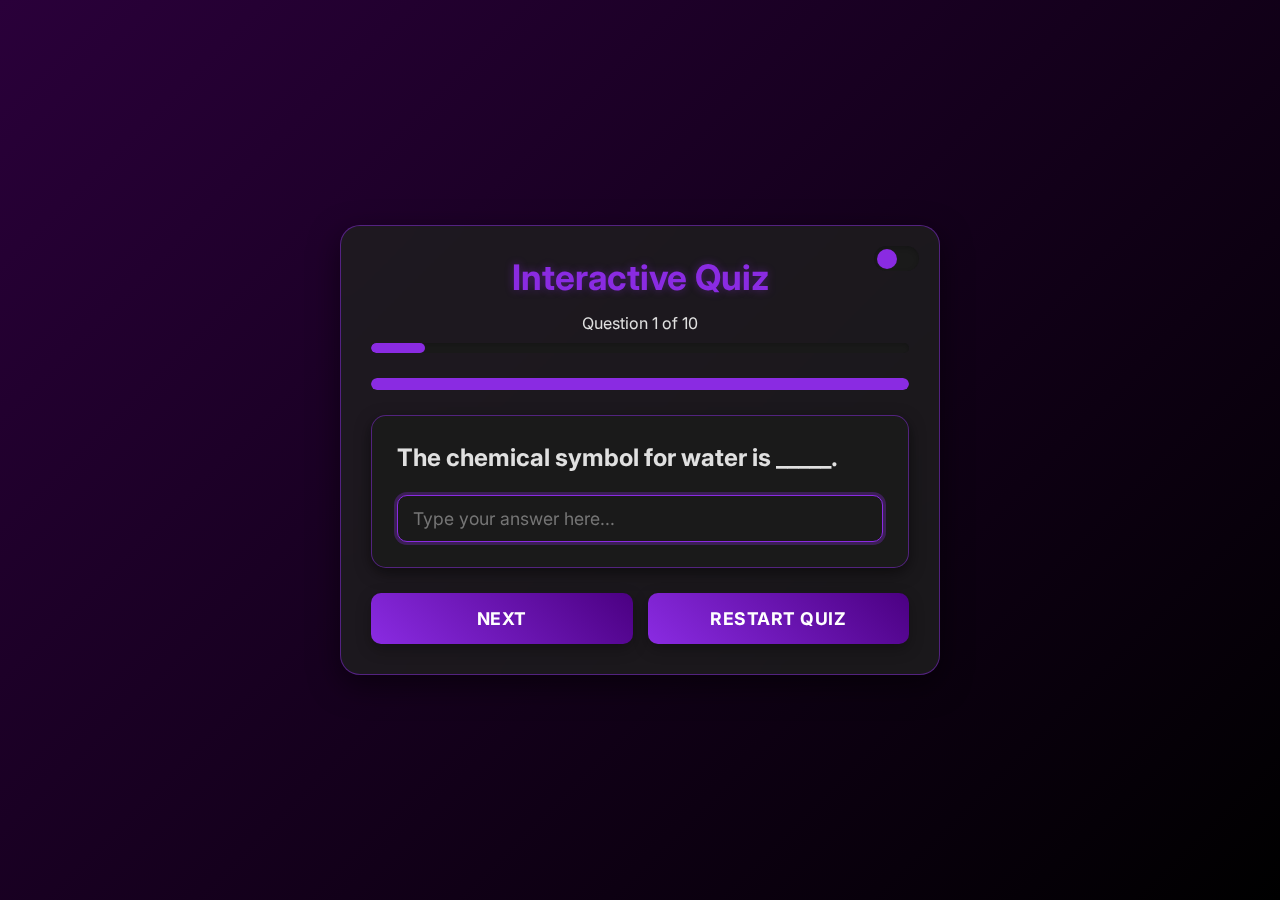
<file: quiz/index.html>
<!DOCTYPE html>
<html lang="en">
<head>
    <meta charset="UTF-8">
    <meta name="viewport" content="width=device-width, initial-scale=1.0">
    <title>Interactive Quiz Game</title>
    <link href="https://fonts.googleapis.com/css2?family=Inter:wght@400;600;700&display=swap" rel="stylesheet">
    <link rel="stylesheet" href="style.css">
</head>
<body>
    <div class="quiz-container">
        <div class="theme-toggle" id="themeToggle">
            <div class="slider"></div>
        </div>
        <div class="quiz-header">
            <h1>Interactive Quiz</h1>
            <p>Question <span id="currentQuestionNumber">1</span> of <span id="totalQuestions"></span></p>
            <div class="progress-container">
                <div class="progress-bar" id="progressBar"></div>
            </div>
        </div>

        <div class="timer-container">
            <div class="timer-bar" id="timerBar"></div>
        </div>

        <div class="question-card" id="questionCard">
            <h2 id="questionText"></h2>
            <div class="options-container" id="optionsContainer">
                <!-- Options will be dynamically inserted here -->
            </div>
        </div>

        <div class="quiz-navigation">
            <button class="quiz-button" id="nextButton">Next</button>
            <button class="quiz-button blinking" id="restartButton">Restart Quiz</button>
        </div>
    </div>

    <!-- Score Modal -->
    <div class="score-modal-overlay" id="scoreModalOverlay">
        <div class="score-modal-content">
            <div class="confetti-glow" id="confettiGlow"></div>
            <h3>Quiz Completed!</h3>
            <p>Your Score:</p>
            <div class="score-display" id="finalScore">0 / 0</div>
            <button class="quiz-button" id="modalRestartButton">Play Again</button>
        </div>
    </div>

    <script src="script.js"></script>
</body>
</html>
</file>
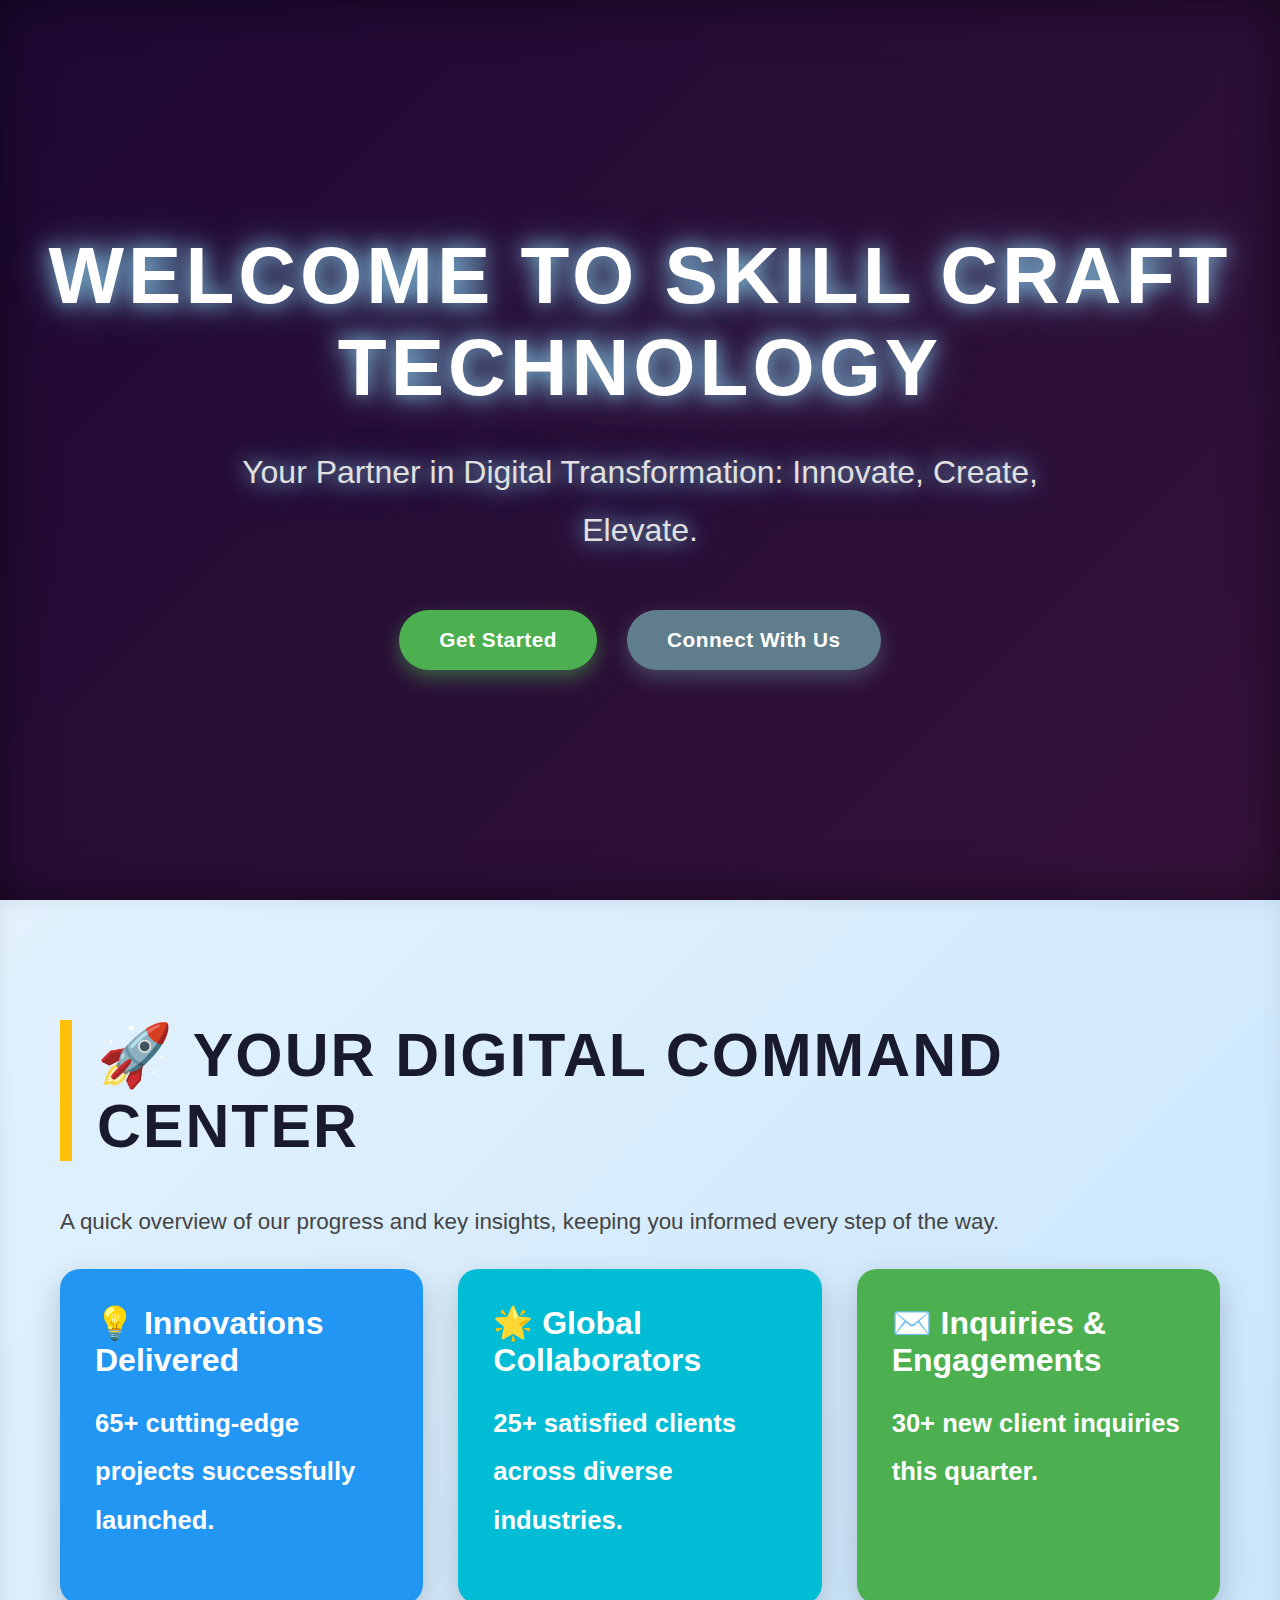
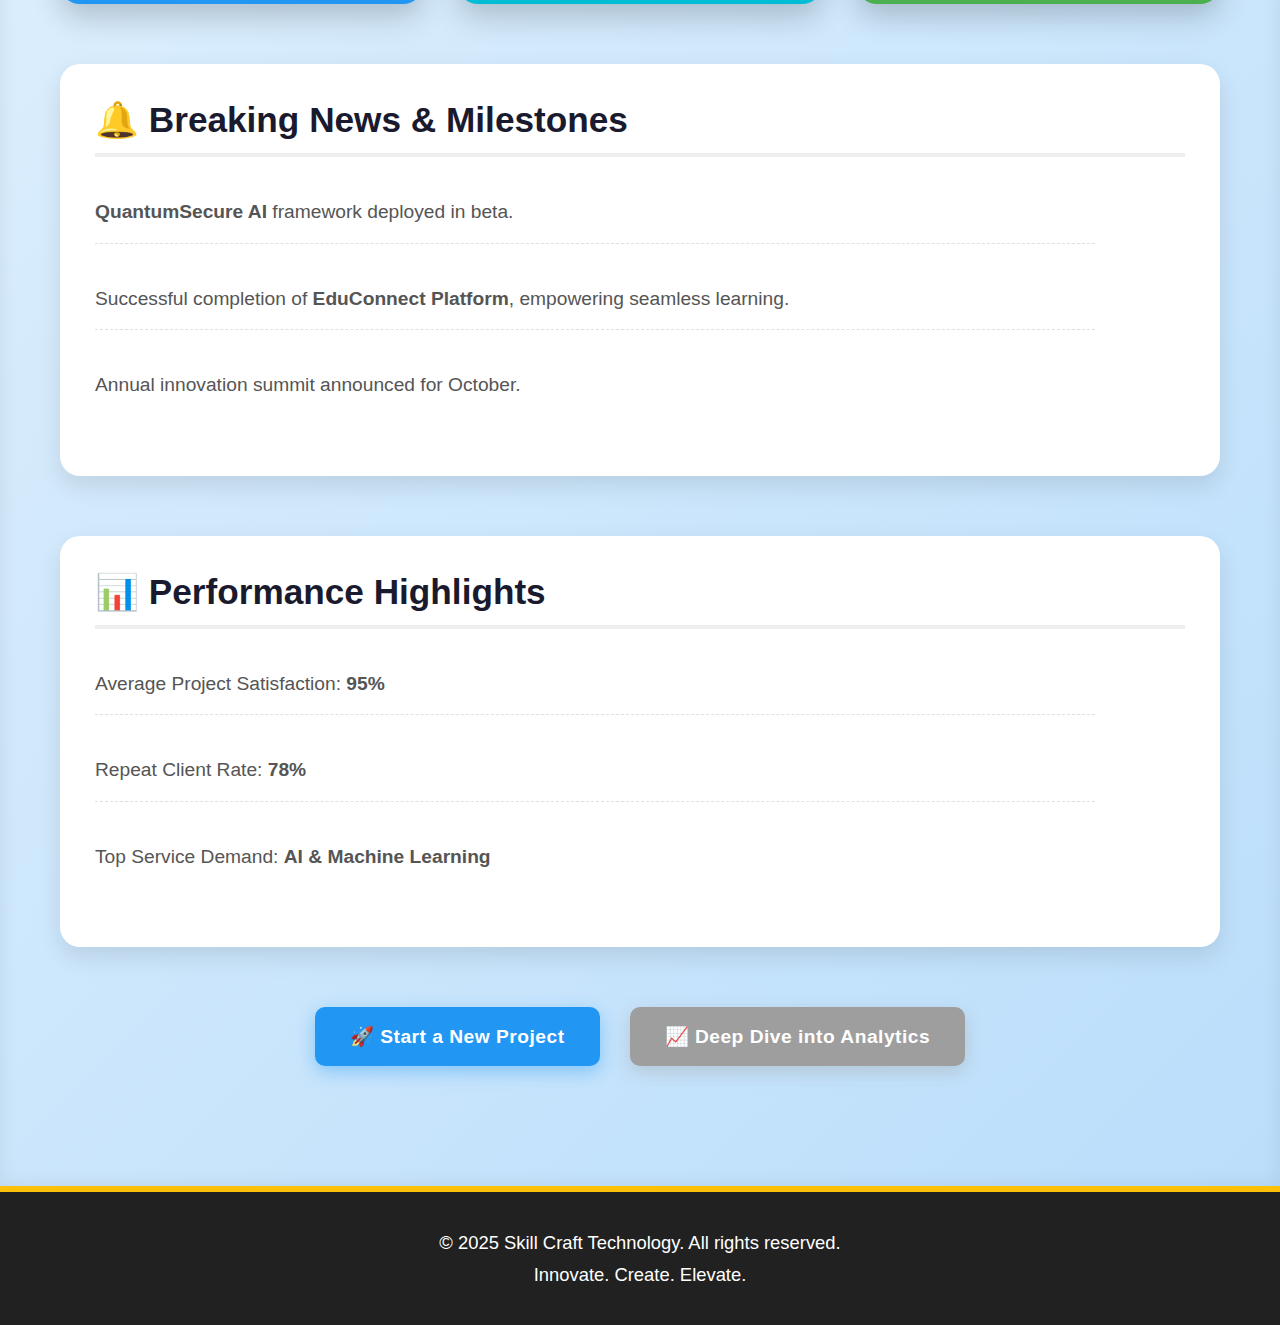
<file: Responsive page load/index.html>
<!DOCTYPE html>
<html lang="en">
<head>
  <meta charset="UTF-8" />
  <meta name="viewport" content="width=device-width, initial-scale=1.0"/>
  <title>Skill Craft Technology - Innovate, Create, Elevate</title>
  <link rel="stylesheet" href="style.css">
</head>
<body>
  <div id="welcome-screen">
    <h1>Welcome to Skill Craft Technology</h1>
    <p>Your Partner in Digital Transformation: Innovate, Create, Elevate.</p>
    <div class="welcome-buttons">
      <button onclick="showSection('home')">Get Started</button>
      <button class="secondary" onclick="showSection('contact')">Connect With Us</button>
    </div>
  </div>
  <nav id="navbar">
    <div class="nav-logo">Skill Craft Technology</div>
    <div class="nav-links">
      <a onclick="showSection('home')">Home</a>
      <a onclick="showSection('about')">About Us</a>
      <a onclick="showSection('services')">Services</a>
      <a onclick="showSection('portfolio')">Portfolio</a>
      <a onclick="showSection('contact')">Contact</a>
    </div>
  </nav>
  <section id="home" class="active">
    <h2>🚀 Your Digital Command Center</h2>
    <p>A quick overview of our progress and key insights, keeping you informed every step of the way.</p>
    <div class="cards">
      <div class="card blue">
        <h3>💡 Innovations Delivered</h3>
        <p><strong>65+</strong> cutting-edge projects successfully launched.</p>
      </div>
      <div class="card cyan">
        <h3>🌟 Global Collaborators</h3>
        <p><strong>25+</strong> satisfied clients across diverse industries.</p>
      </div>
      <div class="card darkblue">
        <h3>✉️ Inquiries & Engagements</h3>
        <p><strong>30+</strong> new client inquiries this quarter.</p>
      </div>
    </div>
    <div class="block">
      <h3>🔔 Breaking News & Milestones</h3>
      <ul>
        <li><strong>QuantumSecure AI</strong> framework deployed in beta.</li>
        <li>Successful completion of <strong>EduConnect Platform</strong>, empowering seamless learning.</li>
        <li>Annual innovation summit announced for October.</li>
      </ul>
    </div>
    <div class="block">
      <h3>📊 Performance Highlights</h3>
      <ul>
        <li>Average Project Satisfaction: <strong>95%</strong></li>
        <li>Repeat Client Rate: <strong>78%</strong></li>
        <li>Top Service Demand: <strong>AI & Machine Learning</strong></li>
      </ul>
    </div>
    <div class="buttons">
      <button>🚀 Start a New Project</button>
      <button class="secondary">📈 Deep Dive into Analytics</button>
    </div>
  </section>

  <section id="about">
    <h2>🌟 Crafting the Future, One Solution at a Time</h2>
    <p>
      At <strong>Skill Craft Technology</strong>, we are more than just a tech company; we are architects of the digital future. Our passion lies in transforming audacious ideas into tangible, impactful realities. We believe in the power of technology to solve complex problems and drive unprecedented growth.
    </p>
    <p>
      Our team comprises visionary strategists, brilliant engineers, and creative designers, all united by a commitment to excellence. We partner with businesses of all sizes, from agile startups to established enterprises, to build bespoke solutions that aren't just functional, but truly revolutionary. We thrive on innovation, ensuring every line of code and every design pixel contributes to a superior user experience and lasting value.
    </p>
    <p>
      Join us on this exciting journey to redefine what's possible in the digital landscape.
    </p>
  </section>

  <section id="services">
    <h2>✨ Our Spectrum of Digital Solutions</h2>
    <p>Empowering your business with state-of-the-art technologies and strategic insights.</p>
    <div class="services-list">
      <div class="service-box">
        <h3>🧠 AI & Machine Learning</h3>
        <p>Intelligent automation, predictive analytics, and custom AI model development for smarter decisions.</p>
      </div>
      <div class="service-box">
        <h3>💻 Bespoke Software Development</h3>
        <p>From robust enterprise solutions to scalable SaaS platforms, we build software tailored to your unique needs.</p>
      </div>
      <div class="service-box">
        <h3>📱 Mobile & Web App Excellence</h3>
        <p>Crafting intuitive, high-performance mobile and web applications that captivate users and drive engagement.</p>
      </div>
      <div class="service-box">
        <h3>💡 UI/UX Transformation</h3>
        <p>Designing seamless and engaging user experiences, from conceptualization to stunning interfaces.</p>
      </div>
      <div class="service-box">
        <h3>☁️ Cloud Solutions & DevOps</h3>
        <p>Optimized cloud infrastructure, seamless CI/CD pipelines, and robust security for unparalleled agility.</p>
      </div>
      <div class="service-box">
        <h3>📈 Digital Marketing & SEO</h3>
        <p>Strategic digital campaigns, SEO optimization, and content strategies to amplify your brand's reach and impact.</p>
      </div>
    </div>
  </section>

  <section id="portfolio">
    <h2>🏆 Our Showcase of Innovation</h2>
    <p>Explore a selection of our impactful projects that demonstrate our expertise and commitment to excellence. Each project tells a story of problem-solving and digital transformation.</p>
    <div class="portfolio-grid">
        <div class="portfolio-item">
            <img src="image 1.jpg" alt="AI-Powered Analytics Dashboard">
            <div class="portfolio-content">
                <h3>AI-Powered Analytics Dashboard</h3>
                <p>Developed an intuitive, real-time dashboard with predictive insights, enabling data-driven decisions and significantly boosting client operational efficiency in the finance sector.</p>
                <a href="#" class="portfolio-link">View Case Study <span class="arrow">→</span></a>
            </div>
        </div>
        <div class="portfolio-item">
            <img src="image 2.jpg" alt="Cross-Platform Communication App">
            <div class="portfolio-content">
                <h3>Mobile Connect: Unified Communication</h3>
                <p>Engineered a highly secure and scalable cross-platform mobile application, fostering seamless global communication for remote teams and streamlining project collaboration.</p>
                <a href="#" class="portfolio-link">View Case Study <span class="arrow">→</span></a>
            </div>
        </div>
        <div class="portfolio-item">
            <img src="image 3.jpg" alt="Next-Gen E-commerce Platform">
            <div class="portfolio-content">
                <h3>RetailFlow: E-commerce Experience</h3>
                <p>Transformed a legacy e-commerce site into a high-performance, AI-driven retail platform, leading to a 40% increase in conversion rates and improved customer satisfaction.</p>
                <a href="#" class="portfolio-link">View Case Study <span class="arrow">→</span></a>
            </div>
        </div>
        <div class="portfolio-item">
            <img src="image 4.jpg" alt="Cloud-Based Project Management SaaS">
            <div class="portfolio-content">
                <h3>ProManage Cloud: SaaS Solution</h3>
                <p>Built a robust, scalable SaaS solution from scratch, offering comprehensive cloud-based project management tools, facilitating agile workflows for global enterprises.</p>
                <a href="#" class="portfolio-link">View Case Study <span class="arrow">→</span></a>
            </div>
        </div>
        <div class="portfolio-item">
            <img src="image 5.jpg" alt="UX/UI Redesign for Healthcare Platform">
            <div class="portfolio-content">
                <h3>HealthFlow: Intuitive Healthcare UX</h3>
                <p>Executed a complete UX/UI redesign for a major healthcare platform, enhancing user engagement and simplifying complex medical appointment and record management.</p>
                <a href="#" class="portfolio-link">View Case Study <span class="arrow">→</span></a>
            </div>
        </div>
        <div class="portfolio-item">
            <img src="image 6.jpg" alt="Digital Marketing Campaign">
            <div class="portfolio-content">
                <h3>BrandBoost: Integrated Digital Campaign</h3>
                <p>Designed and launched a multi-channel digital marketing campaign resulting in a 200% increase in brand awareness and significant lead generation for a startup.</p>
                <a href="#" class="portfolio-link">View Case Study <span class="arrow">→</span></a>
            </div>
        </div>
    </div>
</section>

  <section id="contact">
    <h2>🤝 Let's Connect & Build Together!</h2>
    <p>Your vision is our mission. Reach out to us, and let's discuss how Skill Craft Technology can empower your next big idea.</p>
    <form class="contact-form">
      <label for="name">Your Full Name</label>
      <input type="text" id="name" placeholder="E.g., Jane Doe" required>

      <label for="email">Professional Email Address</label>
      <input type="email" id="email" placeholder="E.g., jane.doe@example.com" required>

      <label for="phone">Preferred Contact Number (Optional)</label>
      <input type="tel" id="phone" placeholder="E.g., +1 234 567 8900">

      <label for="subject">Subject of Inquiry</label>
      <input type="text" id="subject" placeholder="E.g., Partnership Opportunity, Project Inquiry">

      <label for="message">Tell Us About Your Project/Inquiry</label>
      <textarea id="message" rows="7" placeholder="Provide details about your needs, goals, or questions..." required></textarea>

      <button type="submit">🚀 Send Your Message</button>
    </form>
    <br />
    <div class="contact-info">
      <p><strong>Email:</strong> <a href="mailto:contact@skillcrafttechnology.com">contact@skillcrafttechnology.com</a></p>
      <p><strong>Phone:</strong> <a href="tel:+919876543210">+99 12345 67890 (International)</a></p>
      <p><strong>Office:</strong> 3rd Floor, Nexus Innovation Hub, Hitech City, Hyderabad, Telangana, India</p>
    </div>
  </section>

  <footer>
    &copy; 2025 Skill Craft Technology. All rights reserved. <br>Innovate. Create. Elevate.
  </footer>

  <script src="script.js"></script>

</body>
</html>
</file>
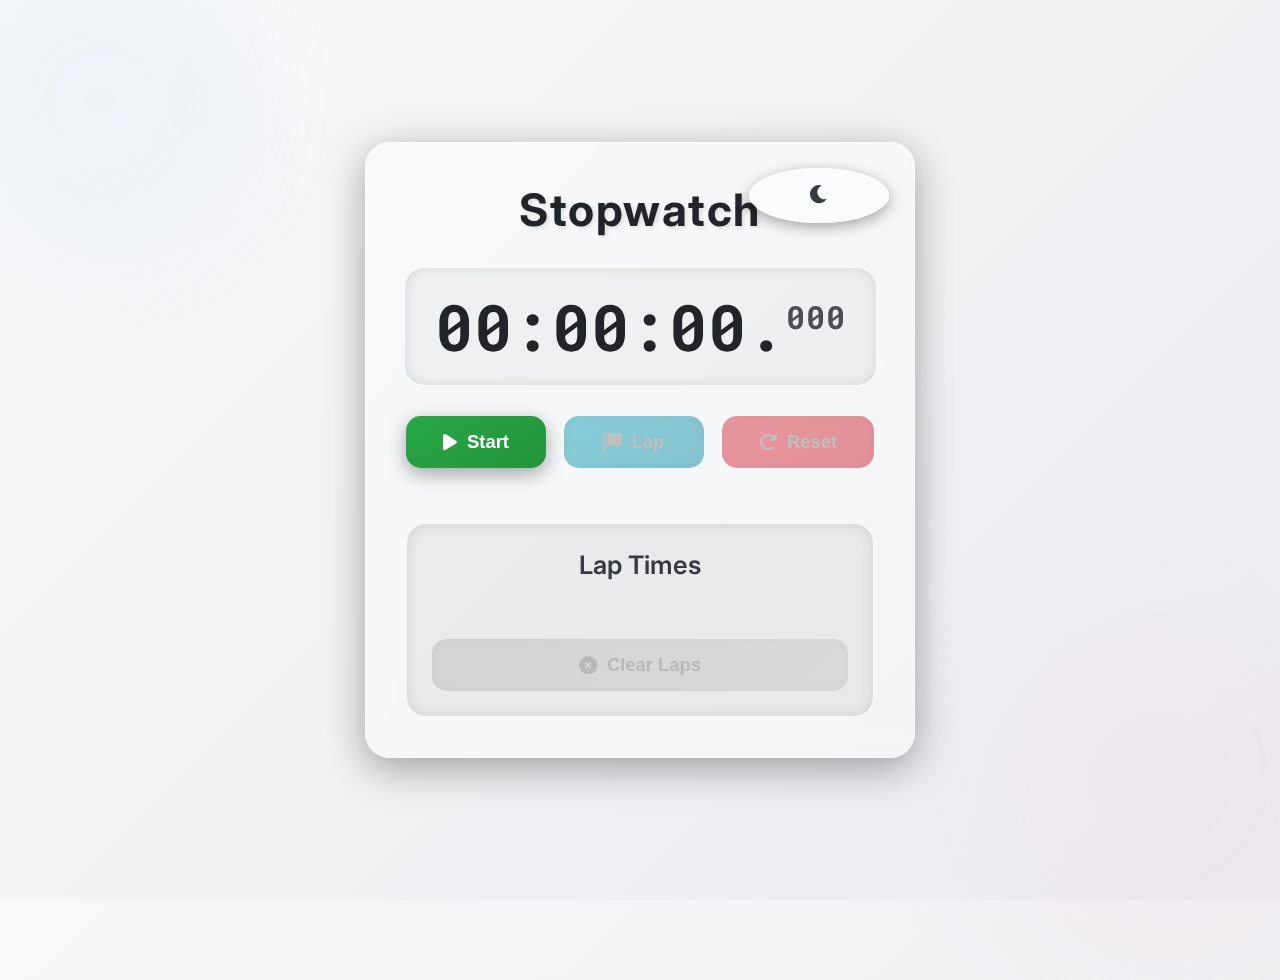
<file: stop clock/index.html>
<!DOCTYPE html>
<html lang="en">
<head>
    <meta charset="UTF-8">
    <meta name="viewport" content="width=device-width, initial-scale=1.0">
    <title>Aesthetic Stopwatch</title>
    <link href="https://fonts.googleapis.com/css2?family=Inter:wght@300;400;500;600;700&display=swap" rel="stylesheet">
    <link rel="stylesheet" href="https://cdnjs.cloudflare.com/ajax/libs/font-awesome/6.0.0-beta3/css/all.min.css">
    <link rel="stylesheet" href="style.css">
</head>
<body>
    <div class="container">
        <button id="theme-toggle" class="theme-toggle" aria-label="Toggle dark/light theme">
            <i class="fas fa-moon"></i>
        </button>

        <h1>Stopwatch</h1>

        <div class="stopwatch-display">
            <span id="hours">00</span>:<span id="minutes">00</span>:<span id="seconds">00</span>.<span id="milliseconds">000</span>
        </div>

        <div class="controls">
            <button id="startPauseBtn" aria-label="Start or Pause stopwatch">
                <i class="fas fa-play"></i> Start
            </button>
            <button id="lapBtn" disabled aria-label="Record lap time">
                <i class="fas fa-flag"></i> Lap
            </button>
            <button id="resetBtn" disabled aria-label="Reset stopwatch">
                <i class="fas fa-redo-alt"></i> Reset
            </button>
        </div>

        <div class="laps-section">
            <h2>Lap Times</h2>
            <ul id="lapList" class="lap-list">
                </ul>
            <button id="clearLapsBtn" disabled aria-label="Clear all lap times">
                <i class="fas fa-times-circle"></i> Clear Laps
            </button>
        </div>
    </div>

    <script src="script.js"></script>
</body>
</html>
</file>
<file: quiz/style.css>
/* Global Styles */
:root {
    --primary-bg: linear-gradient(135deg, #2a003a, #000000);
    --secondary-bg: #1a1a1a;
    --card-bg: rgba(30, 30, 30, 0.8);
    --text-color: #e0e0e0;
    --accent-color: #8a2be2; /* Blue Violet */
    --button-bg: linear-gradient(45deg, #8a2be2, #4b0082); /* Indigo */
    --button-hover-bg: linear-gradient(45deg, #9933ff, #5e17a3);
    --correct-color: #4CAF50; /* Green */
    --incorrect-color: #F44336; /* Red */
    --progress-bar-color: #8a2be2;
    --border-color: rgba(138, 43, 226, 0.5); /* Blue Violet transparent */
    --shadow-color: rgba(0, 0, 0, 0.5);
    --glow-color: rgba(138, 43, 226, 0.7);
    --timer-bg: #333;
    --timer-fill: #8a2be2;
}

/* Light Mode */
body.light-mode {
    --primary-bg: linear-gradient(135deg, #e0e7ff, #ffffff);
    --secondary-bg: #f0f4f8;
    --card-bg: rgba(255, 255, 255, 0.9);
    --text-color: #333;
    --accent-color: #673ab7; /* Deep Purple */
    --button-bg: linear-gradient(45deg, #673ab7, #512da8);
    --button-hover-bg: linear-gradient(45deg, #7e57c2, #6a1b9a);
    --correct-color: #4CAF50;
    --incorrect-color: #F44336;
    --progress-bar-color: #673ab7;
    --border-color: rgba(103, 58, 183, 0.3);
    --shadow-color: rgba(0, 0, 0, 0.1);
    --glow-color: rgba(103, 58, 183, 0.5);
    --timer-bg: #ddd;
    --timer-fill: #673ab7;
}

* {
    box-sizing: border-box;
    margin: 0;
    padding: 0;
    font-family: 'Inter', sans-serif;
}

body {
    display: flex;
    justify-content: center;
    align-items: center;
    min-height: 100vh;
    background: var(--primary-bg);
    color: var(--text-color);
    transition: background 0.5s ease, color 0.5s ease;
    padding: 20px;
}

.quiz-container {
    background: var(--card-bg);
    border-radius: 20px;
    padding: 30px;
    max-width: 600px;
    width: 100%;
    box-shadow: 0 10px 30px var(--shadow-color);
    border: 1px solid var(--border-color);
    backdrop-filter: blur(10px);
    -webkit-backdrop-filter: blur(10px);
    position: relative;
    overflow: hidden;
    transition: background 0.5s ease, box-shadow 0.5s ease, border 0.5s ease;
}

.quiz-header {
    text-align: center;
    margin-bottom: 25px;
    position: relative;
}

.quiz-header h1 {
    font-size: 2.2em;
    margin-bottom: 15px;
    color: var(--accent-color);
    text-shadow: 0 0 8px rgba(138, 43, 226, 0.4);
}

.progress-container {
    width: 100%;
    background-color: var(--secondary-bg);
    border-radius: 10px;
    height: 10px;
    overflow: hidden;
    margin-top: 10px;
    box-shadow: inset 0 2px 5px rgba(0, 0, 0, 0.2);
}

.progress-bar {
    height: 100%;
    width: 0%;
    background: var(--progress-bar-color);
    border-radius: 10px;
    transition: width 0.3s ease-in-out;
}

.question-card {
    background: var(--secondary-bg);
    border-radius: 15px;
    padding: 25px;
    margin-bottom: 25px;
    box-shadow: 0 5px 15px var(--shadow-color);
    border: 1px solid var(--border-color);
    transition: transform 0.3s ease-in-out, opacity 0.3s ease-in-out, box-shadow 0.3s ease;
    animation: floatGlow 4s infinite alternate ease-in-out;
}

@keyframes floatGlow {
    0% {
        transform: translateY(0px);
        box-shadow: 0 0 15px var(--glow-color);
    }
    50% {
        transform: translateY(-8px);
        box-shadow: 0 0 25px var(--glow-color), 0 0 35px var(--glow-color);
    }
    100% {
        transform: translateY(0px);
        box-shadow: 0 0 15px var(--glow-color);
    }
}

.question-card h2 {
    font-size: 1.5em;
    margin-bottom: 20px;
    line-height: 1.4;
    color: var(--text-color);
}

.options-container {
    display: flex;
    flex-direction: column;
    gap: 15px;
}

.option-label {
    display: flex;
    align-items: center;
    background: var(--card-bg);
    padding: 15px 20px;
    border-radius: 10px;
    cursor: pointer;
    transition: background 0.3s ease, transform 0.2s ease, box-shadow 0.2s ease;
    border: 1px solid var(--border-color);
    position: relative;
    overflow: hidden;
}

.option-label:hover {
    background: var(--secondary-bg);
    transform: translateY(-3px);
    box-shadow: 0 5px 15px var(--shadow-color);
}

.option-label input[type="radio"],
.option-label input[type="checkbox"] {
    margin-right: 15px;
    accent-color: var(--accent-color);
    transform: scale(1.2);
    transition: transform 0.2s ease;
}

.option-label input[type="radio"]:checked,
.option-label input[type="checkbox"]:checked {
    transform: scale(1.4);
}

.option-label span {
    font-size: 1.1em;
    color: var(--text-color);
    flex-grow: 1;
}

.fill-in-the-blanks-input {
    width: 100%;
    padding: 12px 15px;
    border-radius: 10px;
    border: 1px solid var(--border-color);
    background-color: var(--secondary-bg);
    color: var(--text-color);
    font-size: 1.1em;
    outline: none;
    transition: border-color 0.3s ease, box-shadow 0.3s ease;
}

.fill-in-the-blanks-input:focus {
    border-color: var(--accent-color);
    box-shadow: 0 0 0 3px rgba(138, 43, 226, 0.3);
}

.feedback-message {
    margin-top: 10px;
    padding: 8px 15px;
    border-radius: 8px;
    font-size: 0.95em;
    font-weight: 600;
    opacity: 0;
    transition: opacity 0.3s ease, background-color 0.3s ease;
    display: flex;
    align-items: center;
    gap: 8px;
}

.feedback-message.show {
    opacity: 1;
}

.feedback-message.correct {
    background-color: rgba(76, 175, 80, 0.2);
    color: var(--correct-color);
}

.feedback-message.incorrect {
    background-color: rgba(244, 67, 54, 0.2);
    color: var(--incorrect-color);
}

.feedback-message .icon {
    font-size: 1.2em;
}

.timer-container {
    width: 100%;
    height: 12px;
    background-color: var(--timer-bg);
    border-radius: 10px;
    margin-bottom: 25px;
    overflow: hidden;
    box-shadow: inset 0 2px 5px rgba(0, 0, 0, 0.2);
}

.timer-bar {
    height: 100%;
    background-color: var(--timer-fill);
    width: 100%;
    border-radius: 10px;
    transition: width 1s linear;
}

.quiz-navigation {
    display: flex;
    justify-content: space-between;
    gap: 15px;
    margin-top: 25px;
}

.quiz-button {
    flex: 1;
    padding: 15px 25px;
    border: none;
    border-radius: 10px;
    font-size: 1.1em;
    font-weight: 700;
    cursor: pointer;
    background: var(--button-bg);
    color: #fff;
    transition: background 0.3s ease, transform 0.2s ease, box-shadow 0.2s ease;
    box-shadow: 0 5px 15px rgba(0, 0, 0, 0.3);
    letter-spacing: 0.5px;
    text-transform: uppercase;
}

.quiz-button:hover {
    background: var(--button-hover-bg);
    transform: translateY(-3px);
    box-shadow: 0 8px 20px rgba(0, 0, 0, 0.4);
}

.quiz-button:active {
    transform: translateY(0);
    box-shadow: 0 3px 10px rgba(0, 0, 0, 0.2);
}

.quiz-button:disabled {
    opacity: 0.6;
    cursor: not-allowed;
    background: var(--button-bg);
    transform: none;
    box-shadow: none;
}

/* Blinking effect for Start/Restart button */
.quiz-button.blinking {
    animation: blink 1.5s infinite alternate;
}

@keyframes blink {
    0% {
        box-shadow: 0 0 15px var(--accent-color), 0 0 25px var(--accent-color);
        transform: scale(1);
    }
    100% {
        box-shadow: 0 0 5px var(--accent-color), 0 0 10px var(--accent-color);
        transform: scale(0.98);
    }
}

/* Score Modal */
.score-modal-overlay {
    position: fixed;
    top: 0;
    left: 0;
    width: 100%;
    height: 100%;
    background-color: rgba(0, 0, 0, 0.7);
    display: flex;
    justify-content: center;
    align-items: center;
    z-index: 1000;
    opacity: 0;
    visibility: hidden;
    transition: opacity 0.3s ease, visibility 0.3s ease;
}

.score-modal-overlay.show {
    opacity: 1;
    visibility: visible;
}

.score-modal-content {
    background: var(--card-bg);
    border-radius: 20px;
    padding: 40px;
    max-width: 500px;
    width: 90%;
    text-align: center;
    box-shadow: 0 15px 40px var(--shadow-color);
    border: 1px solid var(--border-color);
    transform: scale(0.8);
    opacity: 0;
    transition: transform 0.3s cubic-bezier(0.68, -0.55, 0.27, 1.55), opacity 0.3s ease;
    position: relative;
    overflow: hidden;
}

.score-modal-overlay.show .score-modal-content {
    transform: scale(1);
    opacity: 1;
}

.score-modal-content h3 {
    font-size: 2.5em;
    margin-bottom: 20px;
    color: var(--accent-color);
    text-shadow: 0 0 10px rgba(138, 43, 226, 0.6);
}

.score-display {
    font-size: 3.5em;
    font-weight: 700;
    color: var(--correct-color);
    margin-bottom: 30px;
    text-shadow: 0 0 15px rgba(76, 175, 80, 0.5);
    animation: scoreReveal 1s ease-out forwards;
    opacity: 0;
}

@keyframes scoreReveal {
    0% {
        transform: translateY(20px) scale(0.5);
        opacity: 0;
    }
    100% {
        transform: translateY(0) scale(1);
        opacity: 1;
    }
}

.score-modal-content .quiz-button {
    width: auto;
    min-width: 180px;
    margin-top: 20px;
    padding: 12px 25px;
}

/* Confetti/Glow Effect (CSS only for simplicity) */
.confetti-glow {
    position: absolute;
    top: 0;
    left: 0;
    width: 100%;
    height: 100%;
    pointer-events: none;
    overflow: hidden;
}

.confetti-glow span {
    position: absolute;
    background-color: var(--accent-color);
    border-radius: 50%;
    opacity: 0;
    animation: glowFadeOut 1.5s forwards;
    filter: blur(5px);
}

@keyframes glowFadeOut {
    0% {
        transform: scale(0);
        opacity: 1;
    }
    100% {
        transform: scale(1.5);
        opacity: 0;
    }
}

/* Light/Dark Mode Toggle */
.theme-toggle {
    position: absolute;
    top: 20px;
    right: 20px;
    width: 45px;
    height: 25px;
    background-color: var(--secondary-bg);
    border-radius: 25px;
    cursor: pointer;
    display: flex;
    align-items: center;
    padding: 3px;
    box-shadow: inset 0 2px 5px rgba(0, 0, 0, 0.2);
    transition: background-color 0.3s ease;
}

.theme-toggle .slider {
    width: 20px;
    height: 20px;
    background-color: var(--accent-color);
    border-radius: 50%;
    transition: transform 0.3s ease, background-color 0.3s ease;
}

body.light-mode .theme-toggle .slider {
    transform: translateX(20px);
    background-color: var(--accent-color);
}

/* Responsive Design */
@media (max-width: 768px) {
    .quiz-container {
        padding: 20px;
        margin: 10px;
    }

    .quiz-header h1 {
        font-size: 1.8em;
    }

    .question-card h2 {
        font-size: 1.3em;
    }

    .option-label {
        padding: 12px 15px;
    }

    .option-label span {
        font-size: 1em;
    }

    .quiz-navigation {
        flex-direction: column;
    }

    .quiz-button {
        padding: 12px 20px;
        font-size: 1em;
    }

    .score-modal-content {
        padding: 30px;
    }

    .score-modal-content h3 {
        font-size: 2em;
    }

    .score-display {
        font-size: 3em;
    }

    .theme-toggle {
        top: 15px;
        right: 15px;
    }
}

@media (max-width: 480px) {
    .quiz-container {
        padding: 15px;
    }

    .quiz-header h1 {
        font-size: 1.5em;
    }

    .question-card {
        padding: 20px;
    }

    .question-card h2 {
        font-size: 1.1em;
    }

    .option-label {
        padding: 10px 12px;
    }

    .option-label input[type="radio"],
    .option-label input[type="checkbox"] {
        transform: scale(1);
    }

    .option-label input[type="radio"]:checked,
    .option-label input[type="checkbox"]:checked {
        transform: scale(1.2);
    }

    .fill-in-the-blanks-input {
        font-size: 1em;
        padding: 10px 12px;
    }

    .quiz-button {
        font-size: 0.9em;
        padding: 10px 15px;
    }

    .score-modal-content {
        padding: 25px;
    }

    .score-modal-content h3 {
        font-size: 1.8em;
    }

    .score-display {
        font-size: 2.5em;
    }
}
</file>
<file: Responsive page load/style.css>
/* General Reset */
* {
    margin: 0;
    padding: 0;
    box-sizing: border-box;
    scroll-behavior: smooth;
}

body, html {
    height: 100%;
    font-family: 'Montserrat', sans-serif; /* Changed font to Montserrat for a modern, clean look */
    color: #333;
    background: #f0f2f5; /* Lighter, clean background for overall page */
}

/* Welcome Screen */
#welcome-screen {
    height: 100vh;
    /* NEW: More vibrant and futuristic gradient */
    background: linear-gradient(135deg, lch(6.1% 30.26 308.68), lab(18.69% 28.99 -11.76), hwb(177 17% 61%)); /* Deep blues and purples */
    background-size: 400% 400%;
    color: white;
    display: flex;
    flex-direction: column;
    justify-content: center;
    align-items: center;
    text-align: center;
    position: relative;
    overflow: hidden;
    animation: gradientShift 20s ease infinite, fadeIn 2.5s ease-out; /* Slower gradient shift, gentle fade in */
    padding: 20px;
    box-shadow: inset 0 0 50px rgba(0,0,0,0.5); /* Subtle inner shadow for depth */
}

/* Pseudo-elements for transparent AI/Robot images */
#welcome-screen::before,
#welcome-screen::after {
    content: '';
    position: absolute;
    background-repeat: no-repeat;
    background-size: contain;
    opacity: 0.15; /* Slightly more visible */
    pointer-events: none;
    filter: grayscale(80%) brightness(180%); /* Adjusted filter for new colors */
    z-index: 1; /* Ensure they are behind text but above background */
}

#welcome-screen::before {
    background-image: url('https://i.imgur.com/your-robot-image.png'); /* Replace with your robot image URL */
    width: 300px; /* Larger */
    height: 300px;
    top: 10%; /* Adjusted position */
    left: 8%;
    transform: rotate(-25deg);
    animation: floatAndRotate 25s linear infinite alternate; /* Slower animation */
}

#welcome-screen::after {
    background-image: url('https://i.imgur.com/your-ai-circuit-image.png'); /* Replace with your AI circuit image URL */
    width: 350px; /* Larger */
    height: 350px;
    bottom: 8%; /* Adjusted position */
    right: 10%;
    transform: rotate(20deg);
    animation: floatAndPulse 22s ease-in-out infinite alternate; /* Slower animation */
}

/* Animated glow effect on text for high tech feel */
#welcome-screen h1, #welcome-screen p {
    position: relative;
    z-index: 10; /* Ensure text is on top */
    /* NEW: Lighter, more ethereal glow */
    text-shadow: 0 0 20px rgba(135, 206, 235, 0.9), 0 0 40px rgba(135, 206, 235, 0.7); /* Sky blue glow */
    animation: textFloat 8s ease-in-out infinite alternate; /* Slower float */
}

#welcome-screen h1 {
    font-size: 5rem; /* Even larger and more impactful */
    margin-bottom: 30px;
    letter-spacing: 4px; /* More space for impact */
    padding: 0 25px;
    font-weight: 800; /* Bolder */
    text-transform: uppercase; /* Capitalized for impact */
}

#welcome-screen p {
    font-size: 2rem; /* Larger and clearer */
    font-weight: 300;
    max-width: 1000px; /* Wider for better presentation */
    line-height: 1.8;
    padding: 0 40px;
    margin-bottom: 50px; /* More space before buttons */
    color: #e0e0e0; /* Slightly off-white for contrast */
}

.welcome-buttons {
    display: flex;
    gap: 30px; /* More space between buttons */
    z-index: 10;
}

.welcome-buttons button {
    padding: 18px 40px; /* Larger buttons */
    font-size: 1.3rem;
    border-radius: 50px;
    font-weight: 700; /* Bolder text */
    border: none;
    cursor: pointer;
    transition: all 0.4s cubic-bezier(0.25, 0.8, 0.25, 1); /* Smoother transition */
    background-color: #4CAF50; /* Primary green for action */
    color: white;
    box-shadow: 0 8px 20px rgba(76, 175, 80, 0.5); /* Stronger shadow */
    letter-spacing: 0.5px;
}

.welcome-buttons button.secondary {
    background-color: #607D8B; /* Slate grey for secondary */
    box-shadow: 0 8px 20px rgba(96, 125, 139, 0.5);
}

.welcome-buttons button:hover {
    transform: translateY(-7px) scale(1.05); /* More pronounced lift */
    box-shadow: 0 12px 28px rgba(76, 175, 80, 0.7);
}

.welcome-buttons button.secondary:hover {
    box-shadow: 0 12px 28px rgba(96, 125, 139, 0.7);
}


/* Navbar */
nav {
    position: fixed;
    top: 0;
    width: 100%;
    background-color: #212121; /* Deep dark grey/black for sleek navbar */
    color: white;
    padding: 20px 50px; /* More padding */
    display: flex;
    justify-content: space-between;
    align-items: center;
    z-index: 1000;
    box-shadow: 0 5px 15px rgba(0,0,0,0.4); /* Stronger shadow */
}

.nav-logo {
    font-size: 2.2rem; /* Larger logo */
    font-weight: bold;
    letter-spacing: 1.5px;
    color: #FFC107; /* Bright yellow/gold accent for logo */
    text-transform: uppercase;
}

.nav-links {
    display: flex;
    gap: 35px; /* More space between links */
}

.nav-links a {
    color: white;
    text-decoration: none;
    font-size: 1.2rem; /* Slightly larger links */
    padding: 14px 22px; /* More padding */
    border-radius: 10px; /* Softer edges */
    transition: background 0.4s cubic-bezier(0.25, 0.8, 0.25, 1), transform 0.3s ease, color 0.4s;
    font-weight: 500;
    letter-spacing: 0.5px;
}

.nav-links a:hover {
    background-color: #FFC107; /* Yellow/gold on hover */
    color: #212121; /* Dark text on hover */
    transform: translateY(-5px) scale(1.08); /* More pronounced lift and scale */
    box-shadow: 0 6px 15px rgba(255, 193, 7, 0.5); /* Matching shadow */
}

/* Section Base */
section {
    display: none;
    padding: 120px 60px; /* More generous padding */
    min-height: 100vh;
    background-color: #ffffff; /* Default background for sections */
    box-shadow: inset 0 0 20px rgba(0,0,0,0.08); /* More noticeable inner shadow */
}

section.active {
    display: block;
}

/* Section Backgrounds - New, sophisticated gradients */
#home {
    background: linear-gradient(135deg, #e3f2fd, #bbdefb); /* Light blue to a slightly deeper blue */
    animation: zoomIn 1s ease-in-out;
}

#about {
    background: linear-gradient(135deg, #fce4ec, #f8bbd0); /* Light pink to a rosy pink */
    animation: fadeFromLeft 1s ease-in-out;
}

#services {
    background: linear-gradient(135deg, #e8f5e9, #c8e6c9); /* Light green to a pastel green */
    animation: fadeFromRight 1s ease-in-out;
}

#portfolio {
    background: linear-gradient(135deg, #fff3e0, #ffe0b2); /* Light orange/peach to a warmer orange */
    animation: slideInBottom 1s ease-in-out;
}

#contact {
    background: linear-gradient(135deg, #f3e5f5, #e1bee7); /* Light purple to a soft lilac */
    animation: fadeIn 1s ease-in-out;
}

/* Section Headings */
h2 {
    font-size: 3.8rem; /* Even larger, more impactful headings */
    margin-bottom: 40px;
    color: #1a1a2e; /* Darker heading color */
    border-left: 12px solid #FFC107; /* Thicker, yellow/gold accent border */
    padding-left: 25px;
    transition: all 0.4s ease;
    letter-spacing: 2px;
    font-weight: 800; /* Extra bold */
    text-transform: uppercase;
}

/* Paragraphs and Lists */
p, ul li {
    font-family: 'Open Sans', sans-serif; /* Slightly different font for body text for contrast */
    font-size: 1.4rem; /* Larger text for readability */
    max-width: 1000px;
    line-height: 1.9;
    margin-bottom: 25px;
    color: #444;
}

/* Dashboard Cards */
.cards {
    display: flex;
    flex-wrap: wrap;
    gap: 35px; /* More space */
    margin-bottom: 60px;
    justify-content: center;
}

.card {
    flex: 1;
    min-width: 300px; /* Larger cards */
    max-width: 380px;
    color: #fff;
    padding: 35px;
    border-radius: 20px; /* More rounded */
    animation: bounceIn 1.5s ease-out; /* Slower bounce */
    box-shadow: 0 12px 30px rgba(0,0,0,0.2); /* Stronger shadow */
    transition: transform 0.4s ease, box-shadow 0.4s ease;
}

.card:hover {
    transform: translateY(-10px); /* More pronounced lift */
    box-shadow: 0 18px 40px rgba(0,0,0,0.3);
}

.card h3 {
    font-size: 2rem; /* Larger heading */
    margin-bottom: 20px;
    font-weight: 700;
}

.card p {
    font-size: 1.6rem; /* Larger numbers */
    font-weight: 800;
    color: #fff;
}

.card.blue { background-color: #2196F3; } /* Material Blue */
.card.cyan { background-color: #00BCD4; } /* Material Cyan */
.card.darkblue { background-color: #4CAF50; } /* Material Green */

/* Dashboard Blocks */
.block {
    margin-bottom: 60px;
    padding: 35px;
    background: #ffffff;
    border-radius: 20px;
    box-shadow: 0 10px 25px rgba(0,0,0,0.1);
    animation: fadeIn 1.2s ease;
}

.block h3 {
    font-size: 2.2rem;
    margin-bottom: 25px;
    color: #1a1a2e;
    border-bottom: 4px solid #eee; /* Thicker border */
    padding-bottom: 12px;
    font-weight: 700;
}

.block ul {
    list-style: none;
    padding-left: 0;
}

.block ul li {
    padding: 12px 0; /* More padding */
    border-bottom: 1px dashed #e0e0e0;
    font-size: 1.2rem;
    color: #555;
}

.block ul li:last-child {
    border-bottom: none;
}


/* Buttons */
.buttons {
    display: flex;
    gap: 30px;
    flex-wrap: wrap;
    justify-content: center;
    margin-top: 50px;
}

button {
    padding: 18px 35px;
    font-size: 1.2rem;
    background-color: #2196F3; /* Material Blue */
    color: white;
    border: none;
    border-radius: 10px;
    cursor: pointer;
    transition: background-color 0.4s ease, transform 0.3s ease, box-shadow 0.4s ease;
    font-weight: 700;
    box-shadow: 0 6px 18px rgba(33, 150, 243, 0.4);
    letter-spacing: 0.5px;
}

button.secondary {
    background-color: #9E9E9E; /* Material Grey */
    box-shadow: 0 6px 18px rgba(158, 158, 158, 0.4);
}

button:hover {
    background-color: #1976D2; /* Darker blue */
    transform: translateY(-5px);
    box-shadow: 0 10px 25px rgba(33, 150, 243, 0.6);
}

button.secondary:hover {
    background-color: #757575; /* Darker grey */
    box-shadow: 0 10px 25px rgba(158, 158, 158, 0.6);
}

/* Services Section */
.services-list {
    display: grid;
    grid-template-columns: repeat(auto-fit, minmax(320px, 1fr)); /* Larger service boxes */
    gap: 40px;
}

.service-box {
    background: #ffffff;
    padding: 35px;
    border-radius: 20px;
    box-shadow: 0 12px 30px rgba(0,0,0,0.1);
    transition: transform 0.5s cubic-bezier(0.25, 0.8, 0.25, 1), box-shadow 0.5s;
    text-align: center;
    border-top: 6px solid #FFC107; /* Accent top border */
    position: relative; /* For subtle glow */
    overflow: hidden;
}

.service-box::before {
    content: '';
    position: absolute;
    top: -50%;
    left: -50%;
    width: 200%;
    height: 200%;
    background: radial-gradient(circle, rgba(255,193,7,0.1) 0%, transparent 70%);
    opacity: 0;
    transition: opacity 0.5s ease;
    pointer-events: none;
}

.service-box:hover::before {
    opacity: 1;
}

.service-box:hover {
    transform: translateY(-12px);
    box-shadow: 0 18px 45px rgba(0,0,0,0.2);
    border-color: #2196F3; /* Change border on hover */
}

.service-box h3 {
    font-size: 2.2rem;
    margin-bottom: 18px;
    color: #1a1a2e;
    font-weight: 700;
}

.service-box p {
    font-size: 1.25rem;
    color: #666;
}

/* Portfolio Section */
#portfolio {
    background: linear-gradient(135deg, #fffde7, #fff9c4); /* Lighter, more subtle yellow for portfolio */
}

.portfolio-grid {
    display: grid;
    grid-template-columns: repeat(auto-fit, minmax(350px, 1fr)); /* Slightly larger items */
    gap: 35px;
    margin-top: 40px;
    justify-content: center;
}

.portfolio-item {
    background-color: #ffffff;
    border-radius: 20px;
    box-shadow: 0 12px 30px rgba(0,0,0,0.12);
    overflow: hidden;
    transition: transform 0.4s ease, box-shadow 0.4s ease;
    display: flex;
    flex-direction: column;
    height: 100%;
}

.portfolio-item:hover {
    transform: translateY(-10px);
    box-shadow: 0 18px 40px rgba(0,0,0,0.2);
}

.portfolio-item img {
    width: 100%;
    height: 280px; /* Slightly taller images */
    object-fit: cover;
    display: block;
    transition: transform 0.6s cubic-bezier(0.25, 0.8, 0.25, 1);
}

.portfolio-item:hover img {
    transform: scale(1.08); /* More pronounced zoom */
}

.portfolio-content {
    padding: 25px 30px;
    flex-grow: 1;
    display: flex;
    flex-direction: column;
}

.portfolio-item h3 {
    font-size: 1.8rem;
    color: #1a1a2e;
    margin-bottom: 12px;
    font-weight: 700;
}

.portfolio-item p {
    font-size: 1.15rem;
    color: #666;
    flex-grow: 1; /* Pushes link to bottom */
    margin-bottom: 20px; /* Space above link */
}

.portfolio-link {
    display: inline-flex; /* Use flex for alignment of text and arrow */
    align-items: center;
    background-color: #FFC107; /* Yellow/gold link color */
    color: #212121; /* Dark text on link */
    padding: 12px 25px;
    border-radius: 50px; /* Pill shape */
    text-decoration: none;
    margin-top: auto; /* Push to bottom */
    align-self: flex-start; /* Align left */
    font-weight: 600;
    transition: background-color 0.3s ease, transform 0.2s ease, box-shadow 0.3s ease;
    box-shadow: 0 4px 12px rgba(255, 193, 7, 0.3);
}

.portfolio-link:hover {
    background-color: #FFA000; /* Darker yellow */
    transform: translateY(-3px);
    box-shadow: 0 6px 18px rgba(255, 193, 7, 0.5);
}

.portfolio-link .arrow {
    margin-left: 8px;
    font-size: 1.2em;
    transition: transform 0.3s ease;
}

.portfolio-link:hover .arrow {
    transform: translateX(5px);
}

/* Contact Form */
.contact-form {
    max-width: 750px; /* Wider form */
    margin: 0 auto;
    display: flex;
    flex-direction: column;
    gap: 25px; /* More space between fields */
    padding: 45px;
    background: #ffffff;
    border-radius: 20px;
    box-shadow: 0 12px 35px rgba(0,0,0,0.15);
    animation: fadeIn 1.8s ease-in-out;
}

.contact-form label {
    font-size: 1.2rem;
    color: #333;
    font-weight: 600;
    margin-bottom: 8px;
}

.contact-form input,
.contact-form textarea {
    padding: 16px; /* More padding */
    font-size: 1.15rem;
    border-radius: 12px; /* More rounded */
    border: 1px solid #ccc;
    resize: vertical;
    font-family: 'Open Sans', sans-serif; /* Consistent font */
    box-shadow: inset 0 3px 8px rgba(0,0,0,0.05);
    transition: border-color 0.3s ease, box-shadow 0.3s ease;
}

.contact-form input:focus,
.contact-form textarea:focus {
    border-color: #4CAF50; /* Green highlight on focus */
    box-shadow: 0 0 0 4px rgba(76, 175, 80, 0.25);
    outline: none;
}

.contact-form button {
    align-self: center;
    background-color: #FFC107; /* Yellow/gold for contact button */
    font-weight: 700;
    padding: 18px 45px;
    font-size: 1.3rem;
    border-radius: 50px;
    box-shadow: 0 8px 20px rgba(255, 193, 7, 0.5);
    color: #212121; /* Dark text on button */
}

.contact-form button:hover {
    background-color: #FFA000; /* Darker yellow */
    transform: translateY(-5px);
    box-shadow: 0 12px 28px rgba(255, 193, 7, 0.7);
}

.contact-info {
    text-align: center;
    margin-top: 50px;
    line-height: 1.7;
}

.contact-info p {
    font-size: 1.3rem;
    margin-bottom: 12px;
    color: #555;
}

.contact-info a {
    color: #2196F3; /* Blue for links */
    text-decoration: none;
    transition: color 0.3s ease;
    font-weight: 600;
}

.contact-info a:hover {
    color: #1976D2;
    text-decoration: underline;
}

/* Footer */
footer {
    background-color: #212121; /* Darker grey/black for footer */
    color: white;
    text-align: center;
    padding: 35px 0;
    font-size: 1.15rem;
    line-height: 1.7;
    border-top: 6px solid #FFC107; /* Yellow/gold accent */
}

/* Animations */
/* Existing animations remain the same */
@keyframes fadeIn {
    from { opacity: 0; }
    to { opacity: 1; }
}

@keyframes fadeFromLeft {
    0% { opacity: 0; transform: translateX(-80px); } /* More pronounced slide */
    100% { opacity: 1; transform: translateX(0); }
}

@keyframes fadeFromRight {
    0% { opacity: 0; transform: translateX(80px); } /* More pronounced slide */
    100% { opacity: 1; transform: translateX(0); }
}

@keyframes slideInBottom {
    0% { opacity: 0; transform: translateY(120px); } /* More pronounced slide */
    100% { opacity: 1; transform: translateY(0); }
}

@keyframes zoomIn {
    0% { transform: scale(0.6); opacity: 0; } /* Zoom in from smaller */
    100% { transform: scale(1); opacity: 1; }
}

@keyframes bounceIn {
    0% { transform: scale(0.4); opacity: 0; } /* Bounce from smaller */
    60% { transform: scale(1.15); opacity: 1; }
    80% { transform: scale(0.98); }
    100% { transform: scale(1); }
}

/* Welcome Screen Animations (adjusted for new theme) */
@keyframes gradientShift {
    0% { background-position: 0% 50%; }
    50% { background-position: 100% 50%; }
    100% { background-position: 0% 50%; }
}

@keyframes textFloat {
    0% { transform: translateY(0); }
    50% { transform: translateY(-15px); } /* Increased float */
    100% { transform: translateY(0); }
}

@keyframes floatAndRotate {
    0% { transform: translate(0, 0) rotate(-25deg); }
    25% { transform: translate(20px, -30px) rotate(-18deg); }
    50% { transform: translate(0, 0) rotate(-25deg); }
    75% { transform: translate(-20px, 30px) rotate(-32deg); }
    100% { transform: translate(0, 0) rotate(-25deg); }
}

@keyframes floatAndPulse {
    0% { transform: scale(1) translate(0, 0) rotate(20deg); opacity: 0.15; }
    25% { transform: scale(1.1) translate(-20px, -25px) rotate(25deg); opacity: 0.22; } /* More pronounced pulse */
    50% { transform: scale(1) translate(0, 0) rotate(20deg); opacity: 0.15; }
    75% { transform: scale(1.1) translate(20px, 25px) rotate(15deg); opacity: 0.22; }
    100% { transform: scale(1) translate(0, 0) rotate(20deg); opacity: 0.15; }
}


/* NEW: Subtle glow for portfolio items */
.portfolio-item {
    position: relative; /* Needed for pseudo-element positioning */
    overflow: hidden;
}

.portfolio-item::before {
    content: '';
    position: absolute;
    top: 0;
    left: 0;
    width: 100%;
    height: 100%;
    background: radial-gradient(circle at 50% 50%, rgba(255,193,7,0.05) 0%, transparent 70%);
    opacity: 0;
    transition: opacity 0.5s ease;
    pointer-events: none;
    z-index: 2; /* Above image, below content */
}

.portfolio-item:hover::before {
    opacity: 1;
}

/* Responsive Design */
@media (max-width: 992px) {
    #welcome-screen h1 {
        font-size: 3.8rem;
    }
    #welcome-screen p {
        font-size: 1.6rem;
    }
    nav {
        padding: 18px 30px;
    }
    .nav-logo {
        font-size: 1.8rem;
    }
    .nav-links {
        gap: 25px;
    }
    .nav-links a {
        font-size: 1.1rem;
        padding: 12px 18px;
    }
    section {
        padding: 100px 40px;
    }
    h2 {
        font-size: 3rem;
        margin-bottom: 35px;
    }
    p, ul li {
        font-size: 1.25rem;
    }
    .card {
        min-width: 280px;
    }
    .service-box {
        min-width: 300px;
    }
    .portfolio-item {
        min-width: 320px;
    }
}

@media (max-width: 768px) {
    #welcome-screen h1 {
        font-size: 3.2rem;
        letter-spacing: 2px;
    }
    #welcome-screen p {
        font-size: 1.4rem;
        margin-bottom: 40px;
    }
    #welcome-screen::before {
        width: 200px;
        height: 200px;
        top: 8%;
        left: -15%;
    }
    #welcome-screen::after {
        width: 250px;
        height: 250px;
        bottom: 8%;
        right: -15%;
    }
    .welcome-buttons {
        flex-direction: column;
        gap: 20px;
    }
    .welcome-buttons button {
        width: 90%;
        max-width: 320px;
        font-size: 1.1rem;
    }

    nav {
        flex-direction: column;
        padding: 15px;
    }
    .nav-links {
        margin-top: 15px;
        flex-wrap: wrap;
        justify-content: center;
        gap: 20px;
    }
    .nav-links a {
        padding: 10px 15px;
        font-size: 1rem;
    }

    section {
        padding: 80px 25px;
    }
    h2 {
        font-size: 2.5rem;
        padding-left: 18px;
        border-left-width: 10px;
    }
    p, ul li {
        font-size: 1.1rem;
    }

    .cards {
        flex-direction: column;
        gap: 30px;
    }
    .card {
        min-width: unset;
        width: 95%;
        margin: 0 auto;
    }
    .card h3 {
        font-size: 1.6rem;
    }
    .card p {
        font-size: 1.3rem;
    }

    .block {
        padding: 30px;
        margin-bottom: 50px;
    }
    .block h3 {
        font-size: 1.8rem;
    }
    .block ul li {
        font-size: 1.05rem;
    }

    .services-list, .portfolio-grid {
        grid-template-columns: 1fr;
        gap: 30px;
    }
    .service-box, .portfolio-item {
        margin: 0 auto;
        width: 95%;
    }
    .service-box h3 {
        font-size: 1.8rem;
    }
    .service-box p {
        font-size: 1.1rem;
    }
    .portfolio-item img {
        height: 220px;
    }
    .portfolio-item h3 {
        font-size: 1.6rem;
    }
    .portfolio-item p {
        font-size: 1rem;
    }
    .portfolio-link {
        font-size: 1rem;
        padding: 10px 20px;
    }

    .contact-form {
        padding: 35px 25px;
        gap: 20px;
    }
    .contact-form label {
        font-size: 1.1rem;
    }
    .contact-form input,
    .contact-form textarea {
        padding: 14px;
        font-size: 1.05rem;
    }
    .contact-form button {
        width: 85%;
        max-width: 280px;
        font-size: 1.2rem;
        padding: 15px 35px;
    }
    .contact-info p {
        font-size: 1.1rem;
    }
}

@media (max-width: 480px) {
    #welcome-screen h1 {
        font-size: 2.5rem;
    }
    #welcome-screen p {
        font-size: 1.1rem;
        margin-bottom: 30px;
    }
    #welcome-screen::before {
        width: 120px;
        height: 120px;
        top: 5%;
        left: -20%;
    }
    #welcome-screen::after {
        width: 150px;
        height: 150px;
        bottom: 5%;
        right: -20%;
    }
    .welcome-buttons button {
        font-size: 0.95rem;
        padding: 12px 25px;
    }

    .nav-logo {
        font-size: 1.5rem;
    }
    .nav-links {
        gap: 10px;
    }
    .nav-links a {
        font-size: 0.8rem;
        padding: 8px 12px;
    }

    h2 {
        font-size: 2rem;
    }
    p, ul li {
        font-size: 0.9rem;
    }

    button {
        padding: 12px 25px;
        font-size: 1rem;
    }

    .card h3 {
        font-size: 1.4rem;
    }
    .card p {
        font-size: 1.1rem;
    }

    .block h3 {
        font-size: 1.5rem;
    }

    .service-box h3 {
        font-size: 1.5rem;
    }

    .portfolio-item h3 {
        font-size: 1.4rem;
    }
    .portfolio-item p {
        font-size: 0.85rem;
    }
    .portfolio-link {
        font-size: 0.85rem;
        padding: 8px 15px;
    }

    .contact-form label {
        font-size: 0.95rem;
    }
    .contact-form input,
    .contact-form textarea {
        padding: 10px;
        font-size: 0.95rem;
    }
    .contact-info p {
        font-size: 1rem;
    }
}
</file>
<file: stop clock/style.css>
/* Basic Reset & Font Import */
@import url('https://fonts.googleapis.com/css2?family=Inter:wght@300;400;500;600;700&family=Roboto+Mono:wght@400;700&display=swap');

* {
    margin: 0;
    padding: 0;
    box-sizing: border-box;
}

body {
    font-family: 'Inter', sans-serif; /* Primary font for general text */
    display: flex;
    justify-content: center;
    align-items: center;
    min-height: 100vh;
    background: var(--background-gradient); /* CSS variable for gradient */
    color: var(--text-color); /* CSS variable for text color */
    transition: background 0.8s ease, color 0.8s ease; /* Smoother theme transition */
    overflow: hidden; /* Prevent scroll for subtle background */
    position: relative;
    padding: 20px; /* Add padding for smaller screens */
}

/* CSS Variables for Theme */
:root {
    /* Light Theme Colors */
    --background-gradient: linear-gradient(135deg, #f8f9fa, #e9ecef); /* Soft, very light grey/blue gradient */
    --container-bg: rgba(255, 255, 255, 0.4); /* Slightly more opaque glass */
    --border-color: rgba(255, 255, 255, 0.6); /* Clearer border */
    --shadow-color-light: rgba(0, 0, 0, 0.12);
    --shadow-color-dark: rgba(0, 0, 0, 0.35);
    --text-color: #343a40; /* Dark grey for general text */
    --display-color: #212529; /* Very dark grey for display */
    --button-text-color: #fff;
    --lap-item-bg: rgba(255, 255, 255, 0.25);
    --lap-item-border: rgba(255, 255, 255, 0.5);
    --lap-number-color: #007bff; /* Vibrant blue for lap numbers */
    --lap-name-color: #6c757d; /* Muted grey for lap name */

    /* Button Gradients & Glows (Light Theme) */
    --button-bg-start: linear-gradient(145deg, #28a745, #218838); /* Stronger Green */
    --glow-color-start: #28a745;
    --button-bg-pause: linear-gradient(145deg, #ffc107, #e0a800); /* Vibrant Orange */
    --glow-color-pause: #ffc107;
    --button-bg-lap: linear-gradient(145deg, #17a2b8, #138496); /* Teal */
    --glow-color-lap: #17a2b8;
    --button-bg-reset: linear-gradient(145deg, #dc3545, #c82333); /* Bold Red */
    --glow-color-reset: #dc3545;
    --button-bg-clear: linear-gradient(145deg, #6c757d, #5a6268); /* Darker Grey */
    --glow-color-clear: #6c757d;
}

/* Dark Theme */
body.dark-theme {
    /* Dark Theme Colors */
    --background-gradient: linear-gradient(135deg, #212529, #343a40); /* Deep charcoal to dark grey gradient */
    --container-bg: rgba(0, 0, 0, 0.6); /* Darker, more subtle glass */
    --border-color: rgba(255, 255, 255, 0.2);
    --shadow-color-light: rgba(0, 0, 0, 0.5);
    --shadow-color-dark: rgba(0, 0, 0, 0.8);
    --text-color: #f8f9fa; /* Light text for dark theme */
    --display-color: #f8f9fa; /* Light display text */
    --button-text-color: #fff;
    --lap-item-bg: rgba(255, 255, 255, 0.1); /* Very subtle lap item bg */
    --lap-item-border: rgba(255, 255, 255, 0.15);
    --lap-number-color: #6cb6ff; /* Lighter blue for dark theme laps */
    --lap-name-color: #ced4da; /* Lighter grey for dark theme lap name */

    /* Button Gradients & Glows (Dark Theme) */
    --button-bg-start: linear-gradient(145deg, #2ecc71, #27ae60); /* Same vibrant green */
    --glow-color-start: #2ecc71;
    --button-bg-pause: linear-gradient(145deg, #f39c12, #e67e22); /* Same vibrant orange */
    --glow-color-pause: #f39c12;
    --button-bg-lap: linear-gradient(145deg, #3498db, #2980b9); /* Same classic blue */
    --glow-color-lap: #3498db;
    --button-bg-reset: linear-gradient(145deg, #e74c3c, #c0392b); /* Same strong red */
    --glow-color-reset: #e74c3c;
    --button-bg-clear: linear-gradient(145deg, #bdc3c7, #95a5a6); /* Same soft grey */
    --glow-color-clear: #bdc3c7;
}

/* Glassmorphism Container */
.container {
    background: var(--container-bg);
    border-radius: 25px;
    border: 1px solid var(--border-color);
    box-shadow: 0 10px 40px 0 var(--shadow-color-dark);
    backdrop-filter: blur(12px);
    -webkit-backdrop-filter: blur(12px);
    padding: 40px;
    display: flex;
    flex-direction: column;
    align-items: center;
    gap: 30px;
    max-width: 550px;
    width: 100%;
    position: relative;
    z-index: 1;
    animation: slideIn 0.8s ease-out forwards;
}

/* Initial slide-in animation for the container */
@keyframes slideIn {
    from {
        opacity: 0;
        transform: translateY(50px);
    }
    to {
        opacity: 1;
        transform: translateY(0);
    }
}

h1 {
    font-size: 2.8em;
    font-weight: 700;
    letter-spacing: 1.5px;
    text-shadow: 2px 2px 4px var(--shadow-color-light);
    color: var(--display-color);
}

/* Stopwatch Display */
.stopwatch-display {
    font-family: 'Roboto Mono', monospace;
    font-size: 4em;
    font-weight: 700;
    color: var(--display-color);
    background: rgba(0, 0, 0, 0.03);
    padding: 20px 30px;
    border-radius: 20px;
    border: 1px solid var(--border-color);
    box-shadow: inset 0 0 15px var(--shadow-color-light);
    min-width: 380px;
    text-align: center;
    white-space: nowrap;
    overflow: hidden;
    text-overflow: ellipsis;
    letter-spacing: 1px;
    line-height: 1.2;
    /* Blinking effect for the display area */
    animation: pulse-display 2s infinite alternate ease-in-out;
}

/* Keyframes for display blinking effect */
@keyframes pulse-display {
    0% {
        box-shadow: inset 0 0 15px var(--shadow-color-light);
        opacity: 1;
    }
    50% {
        box-shadow: inset 0 0 25px var(--glow-color-lap), 0 0 10px var(--glow-color-lap); /* Subtle glow */
        opacity: 0.98;
    }
    100% {
        box-shadow: inset 0 0 15px var(--shadow-color-light);
        opacity: 1;
    }
}


#milliseconds {
    font-size: 0.5em;
    vertical-align: super;
    min-width: 3ch;
    opacity: 0.8;
}

/* Control Buttons */
.controls {
    display: flex;
    flex-wrap: wrap;
    justify-content: center;
    gap: 18px;
    width: 100%;
}

.controls button, .theme-toggle, #clearLapsBtn {
    padding: 15px 30px;
    border: none;
    border-radius: 15px;
    font-size: 1.15em;
    font-weight: 600;
    cursor: pointer;
    display: flex;
    align-items: center;
    justify-content: center;
    gap: 10px;
    color: var(--button-text-color);
    box-shadow: 0 6px 20px var(--shadow-color-dark);
    transition: all 0.3s ease;
    position: relative;
    overflow: hidden;
    background-size: 200% auto;
    flex: 1 1 auto;
    min-width: 140px;
}

.controls button:hover, .theme-toggle:hover, #clearLapsBtn:hover {
    transform: translateY(-5px);
    box-shadow: 0 10px 25px var(--shadow-color-dark);
    background-position: right center;
}

.controls button:active, .theme-toggle:active, #clearLapsBtn:active {
    transform: translateY(0);
    box-shadow: 0 2px 10px var(--shadow-color-dark);
    background-position: left center;
}

/* Specific Button Styles */
#startPauseBtn {
    background-image: var(--button-bg-start);
}

#startPauseBtn.paused {
    background-image: var(--button-bg-pause);
}

#lapBtn {
    background-image: var(--button-bg-lap);
}

#resetBtn {
    background-image: var(--button-bg-reset);
}

#clearLapsBtn {
    background-image: var(--button-bg-clear);
    margin-top: 20px;
    width: 100%;
}

/* Disabled Button Styles */
.controls button:disabled, #clearLapsBtn:disabled {
    opacity: 0.5;
    cursor: not-allowed;
    box-shadow: inset 0 0 8px rgba(0, 0, 0, 0.1);
    transform: none;
    background-image: linear-gradient(135deg, #c0c0c0, #d0d0d0);
    color: #888;
}

body.dark-theme .controls button:disabled, body.dark-theme #clearLapsBtn:disabled {
    background-image: linear-gradient(135deg, #444, #555);
    color: #aaa;
    box-shadow: inset 0 0 8px rgba(0, 0, 0, 0.3);
}

/* Button Glow Effect (Refined) */
.controls button:not(:disabled)::before,
.theme-toggle::before,
#clearLapsBtn:not(:disabled)::before {
    content: '';
    position: absolute;
    top: 50%;
    left: 50%;
    width: 0;
    height: 0;
    background: radial-gradient(circle at center, var(--glow-color-start) 0%, transparent 70%);
    opacity: 0;
    transform: translate(-50%, -50%) scale(0);
    transition: width 0.4s ease-out, height 0.4s ease-out, opacity 0.4s ease-out, transform 0.4s ease-out;
    z-index: -1;
    border-radius: 50%;
}

.controls button:not(:disabled):hover::before,
.theme-toggle:hover::before,
#clearLapsBtn:not(:disabled):hover::before {
    width: 150%;
    height: 150%;
    opacity: 0.4;
    transform: translate(-50%, -50%) scale(1);
}

/* Specific glow colors for each button */
#startPauseBtn:not(:disabled)::before { background: radial-gradient(circle at center, var(--glow-color-start) 0%, transparent 70%); }
#startPauseBtn.paused:not(:disabled)::before { background: radial-gradient(circle at center, var(--glow-color-pause) 0%, transparent 70%); }
#lapBtn:not(:disabled)::before { background: radial-gradient(circle at center, var(--glow-color-lap) 0%, transparent 70%); }
#resetBtn:not(:disabled)::before { background: radial-gradient(circle at center, var(--glow-color-reset) 0%, transparent 70%); }
#clearLapsBtn:not(:disabled)::before { background: radial-gradient(circle at center, var(--glow-color-clear) 0%, transparent 70%); }


/* Blinking effect for active buttons */
/* This class will be added/removed by JavaScript when the stopwatch is running */
.controls button.active-blink:not(:disabled) {
    animation: pulse-button 1.5s infinite alternate ease-in-out;
}

/* Keyframes for button blinking effect */
@keyframes pulse-button {
    0% {
        box-shadow: 0 6px 20px var(--shadow-color-dark);
        transform: translateY(0);
    }
    50% {
        box-shadow: 0 8px 25px var(--glow-color-start), 0 0 15px var(--glow-color-start); /* Use start glow color for generic pulse */
        transform: translateY(-2px);
    }
    100% {
        box-shadow: 0 6px 20px var(--shadow-color-dark);
        transform: translateY(0);
    }
}

/* Specific pulse colors for start/pause button */
#startPauseBtn.active-blink:not(:disabled) {
    animation: pulse-start-pause-button 1.5s infinite alternate ease-in-out;
}

@keyframes pulse-start-pause-button {
    0% {
        box-shadow: 0 6px 20px var(--shadow-color-dark);
        transform: translateY(0);
    }
    50% {
        box-shadow: 0 8px 25px var(--glow-color-start), 0 0 15px var(--glow-color-start);
        transform: translateY(-2px);
    }
    100% {
        box-shadow: 0 6px 20px var(--shadow-color-dark);
        transform: translateY(0);
    }
}

#startPauseBtn.paused.active-blink:not(:disabled) {
    animation: pulse-paused-button 1.5s infinite alternate ease-in-out;
}

@keyframes pulse-paused-button {
    0% {
        box-shadow: 0 6px 20px var(--shadow-color-dark);
        transform: translateY(0);
    }
    50% {
        box-shadow: 0 8px 25px var(--glow-color-pause), 0 0 15px var(--glow-color-pause);
        transform: translateY(-2px);
    }
    100% {
        box-shadow: 0 6px 20px var(--shadow-color-dark);
        transform: translateY(0);
    }
}


/* Lap Times Section */
.laps-section {
    width: 100%;
    margin-top: 25px;
    background: rgba(0, 0, 0, 0.05);
    border-radius: 20px;
    padding: 25px;
    border: 1px solid var(--border-color);
    box-shadow: inset 0 0 15px var(--shadow-color-light);
    max-height: 280px;
    overflow-y: auto;
    display: flex;
    flex-direction: column;
    align-items: center;
    gap: 12px;
}

.laps-section h2 {
    font-size: 1.6em;
    font-weight: 600;
    color: var(--text-color);
    margin-bottom: 15px;
    text-align: center;
}

.lap-list {
    list-style: none;
    width: 100%;
    padding-right: 10px;
}

/* Scrollbar Styling for Lap Container */
.laps-section::-webkit-scrollbar {
    width: 8px;
}

.laps-section::-webkit-scrollbar-track {
    background: rgba(0, 0, 0, 0.05);
    border-radius: 10px;
}

.laps-section::-webkit-scrollbar-thumb {
    background: rgba(0, 0, 0, 0.2);
    border-radius: 10px;
    transition: background 0.3s ease;
}

.laps-section::-webkit-scrollbar-thumb:hover {
    background: rgba(0, 0, 0, 0.3);
}

body.dark-theme .laps-section::-webkit-scrollbar-track {
    background: rgba(255, 255, 255, 0.05);
}

body.dark-theme .laps-section::-webkit-scrollbar-thumb {
    background: rgba(255, 255, 255, 0.2);
}

body.dark-theme .laps-section::-webkit-scrollbar-thumb:hover {
    background: rgba(255, 255, 255, 0.3);
}


.lap-list li {
    display: flex;
    justify-content: space-between;
    align-items: center;
    padding: 12px 18px;
    margin-bottom: 10px;
    background: var(--lap-item-bg);
    border-radius: 12px;
    border: 1px solid var(--lap-item-border);
    box-shadow: 0 3px 10px var(--shadow-color-light);
    font-size: 1.05em;
    color: var(--text-color);
    animation: fadeIn 0.6s ease-out;
    transition: background 0.3s ease, box-shadow 0.3s ease;
    cursor: pointer;
}

.lap-list li:last-child {
    margin-bottom: 0;
}

.lap-list li:hover {
    background: rgba(255, 255, 255, 0.25);
    box-shadow: 0 5px 15px var(--shadow-color-dark);
}

body.dark-theme .lap-list li:hover {
    background: rgba(255, 255, 255, 0.1);
}

.lap-list li .lap-number {
    font-weight: 600;
    color: var(--lap-number-color);
    margin-right: 15px;
    min-width: 60px;
}

.lap-list li .lap-name {
    font-style: italic;
    color: var(--lap-name-color);
    flex-grow: 1;
    text-align: left;
    margin-right: 15px;
    white-space: nowrap;
    overflow: hidden;
    text-overflow: ellipsis;
}

.lap-list li .lap-time {
    font-family: 'Roboto Mono', monospace;
    font-weight: 600;
    color: var(--display-color);
    min-width: 120px;
    text-align: right;
}

/* Input field for editing lap name */
.lap-name-input {
    background: rgba(255, 255, 255, 0.7);
    border: 1px solid var(--border-color);
    border-radius: 8px;
    padding: 5px 8px;
    font-size: 1em;
    font-family: 'Inter', sans-serif;
    color: #333;
    outline: none;
    flex-grow: 1;
    margin-right: 15px;
    box-shadow: inset 0 1px 3px rgba(0, 0, 0, 0.1);
}

body.dark-theme .lap-name-input {
    background: rgba(0, 0, 0, 0.6);
    color: #ecf0f1;
    border: 1px solid rgba(255, 255, 255, 0.15);
}

/* Keyframe for fade-in animation */
@keyframes fadeIn {
    from {
        opacity: 0;
        transform: translateY(15px);
    }
    to {
        opacity: 1;
        transform: translateY(0);
    }
}

/* Theme Toggle Button */
#theme-toggle {
    position: absolute;
    top: 25px;
    right: 25px;
    background: var(--container-bg);
    border: 1px solid var(--border-color);
    color: var(--text-color);
    padding: 0;
    border-radius: 50%;
    width: 55px;
    height: 55px;
    font-size: 1.3em;
    display: flex;
    justify-content: center;
    align-items: center;
    box-shadow: 0 4px 15px var(--shadow-color-dark);
    z-index: 10;
    transition: all 0.3s ease;
}

#theme-toggle:hover {
    transform: rotate(20deg) scale(1.05);
    box-shadow: 0 6px 20px var(--shadow-color-dark);
}

#theme-toggle:active {
    transform: rotate(0deg) scale(0.95);
    box-shadow: inset 0 0 10px var(--shadow-color-dark);
}

/* Optional: Subtle Background Animation */
body::before, body::after {
    content: '';
    position: absolute;
    border-radius: 50%;
    opacity: 0.1;
    filter: blur(50px);
    z-index: 0;
}

body::before {
    width: 300px;
    height: 300px;
    background: linear-gradient(135deg, #a2d2ff, #bde0fe); /* Light blue for light theme */
    top: -50px;
    left: -50px;
    animation: floatOne 25s infinite alternate ease-in-out;
}

body::after {
    width: 400px;
    height: 400px;
    background: linear-gradient(135deg, #ffc8dd, #ffafcc); /* Light pink for light theme */
    bottom: -80px;
    right: -80px;
    animation: floatTwo 30s infinite alternate-reverse ease-in-out;
}

body.dark-theme::before {
    background: linear-gradient(135deg, #4895ef, #4361ee); /* Deeper blue for dark theme */
}

body.dark-theme::after {
    background: linear-gradient(135deg, #f72585, #7209b7); /* Vibrant pink/purple for dark theme */
}

@keyframes floatOne {
    0% { transform: translate(0, 0) scale(1); }
    100% { transform: translate(100px, 100px) scale(1.1); }
}

@keyframes floatTwo {
    0% { transform: translate(0, 0) scale(1); }
    100% { transform: translate(-150px, -150px) scale(1.2); }
}

/* Responsive Adjustments */
@media (max-width: 600px) {
    .container {
        padding: 30px;
        gap: 25px;
        border-radius: 20px;
    }

    h1 {
        font-size: 2.2em;
    }

    .stopwatch-display {
        font-size: 3em;
        min-width: unset;
        width: 100%;
        padding: 15px 20px;
        border-radius: 15px;
    }

    #milliseconds {
        font-size: 0.45em;
    }

    .controls {
        gap: 12px;
    }

    .controls button {
        width: calc(50% - 6px);
        font-size: 1em;
        padding: 12px 20px;
        border-radius: 12px;
        min-width: unset;
    }

    #clearLapsBtn {
        width: 100%;
        margin-top: 15px;
    }

    .laps-section {
        padding: 20px;
        max-height: 250px;
        border-radius: 15px;
    }

    .laps-section h2 {
        font-size: 1.4em;
        margin-bottom: 10px;
    }

    .lap-list li {
        padding: 10px 15px;
        font-size: 0.95em;
        border-radius: 10px;
    }

    .lap-list li .lap-number {
        min-width: 50px;
        margin-right: 10px;
    }

    .lap-list li .lap-name {
        margin-right: 10px;
    }

    .lap-list li .lap-time {
        min-width: 100px;
    }

    #theme-toggle {
        top: 20px;
        right: 20px;
        width: 50px;
        height: 50px;
        font-size: 1.2em;
    }
}

@media (max-width: 400px) {
    body {
        padding: 10px;
    }

    .container {
        padding: 25px;
        gap: 20px;
    }

    h1 {
        font-size: 1.8em;
    }

    .stopwatch-display {
        font-size: 2.5em;
        padding: 10px 15px;
    }

    .controls {
        flex-direction: column;
        gap: 10px;
    }

    .controls button {
        width: 100%;
        font-size: 0.9em;
        padding: 10px 15px;
    }

    .laps-section {
        padding: 15px;
        max-height: 200px;
    }

    .laps-section h2 {
        font-size: 1.2em;
    }

    .lap-list li {
        font-size: 0.85em;
        padding: 8px 12px;
    }

    .lap-list li .lap-number {
        min-width: 45px;
    }

    .lap-list li .lap-time {
        min-width: 90px;
    }

    #theme-toggle {
        width: 45px;
        height: 45px;
        font-size: 1.1em;
        top: 15px;
        right: 15px;
    }
}
</file>
